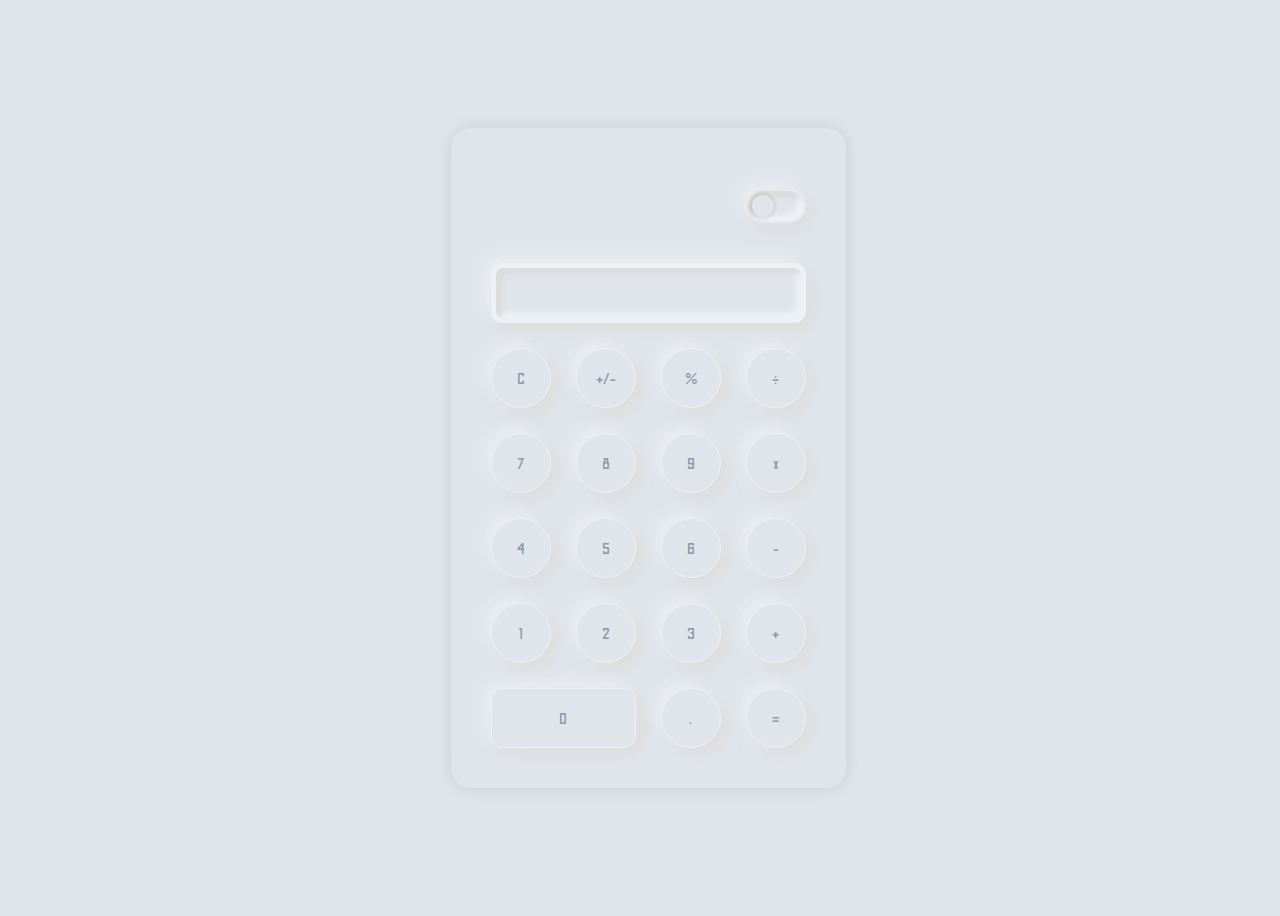
<file: Task1-Calculator/index.html>
<!DOCTYPE html>
<html lang="en" >
<head>
  <meta charset="UTF-8">
  <title>Calculator Light/Dark Themed - 2023</title>
  <link rel="stylesheet" href="./style.css">

</head>
<body>
<!-- partial:index.partial.html -->
<div class='calculator' id='calc'>
  <div class='toggle'>
    <div class='theme-switch-wrapper'>
      <label class='theme-switch' for='checkbox'>
        <input id='checkbox' type='checkbox'>
        <div class='slider round'></div>
      </label>
    </div>
  </div>
  <div class='display'></div>
  <span class='c neumorphic'>C</span>
  <span class='signed neumorphic'>+/-</span>
  <span class='percent neumorphic'>%</span>
  <span class='divide neumorphic'>÷</span>
  <span class='seven neumorphic'>7</span>
  <span class='eight neumorphic'>8</span>
  <span class='nine neumorphic'>9</span>
  <span class='times neumorphic'>x</span>
  <span class='four neumorphic'>4</span>
  <span class='five neumorphic'>5</span>
  <span class='six neumorphic'>6</span>
  <span class='minus neumorphic'>-</span>
  <span class='one neumorphic'>1</span>
  <span class='two neumorphic'>2</span>
  <span class='three neumorphic'>3</span>
  <span class='plus neumorphic'>+</span>
  <span class='zero neumorphic'>0</span>
  <span class='decimal neumorphic'>.</span>
  <span class='equals neumorphic'>=</span>
</div>
<!-- partial -->
  <script  src="./script.js"></script>

</body>
</html>
</file>
<file: Task1-Calculator/style.css>
@import url("https://fonts.googleapis.com/css?family=Odibee+Sans&display=swap");
:root {
  --body-bg-color: #e0e5ec;
  --bg-color: #e0e5ec;
  --primary-font-color: rgba(144,152,168,1);
  --secondary-font-color: rgba(51,64,89,1);
  --soft-high-light: rgba(255,255,255,.43);
  --dark-high-light: rgba(217,210,200,.51);
}

[data-theme=dark] {
  --bg-color: #131419;
  --primary-font-color: #c7c7c7;
  --secondary-font-color: #03a9f4;
  --soft-high-light: rgba(255,255,255,.05);
  --dark-high-light: rgba(0,0,0,.51);
}

* {
  box-sizing: border-box;
}

body {
  background: var(--body-bg-color);
  color: var(--primary-font-color);
}

.calculator {
  background: var(--bg-color);
  color: var(--primary-font-color);
}

.display {
  box-shadow: 6px 6px 16px 0 var(--dark-high-light), -6px -6px 16px 0 var(--soft-high-light), inset 6px 6px 5px 0 var(--dark-high-light), inset -6px -6px 5px 0 var(--soft-high-light);
  border: 5px solid var(--soft-high-light);
  color: var(--secondary-font-color);
}

.neumorphic {
  box-shadow: 6px 6px 16px 0 var(--dark-high-light), -6px -6px 16px 0 var(--soft-high-light);
  border-radius: 50%;
  transition: 0.1s all ease-in-out;
  border: 1px solid var(--soft-high-light);
}

.neumorphic:hover {
  box-shadow: inset 6px 6px 5px 0 var(--dark-high-light), inset -6px -6px 5px 0 var(--soft-high-light);
  color: var(--secondary-font-color);
}

/*
  GRID LAYOUT & NON NEUMORPHIC 
*/
body {
  display: grid;
  width: 100vw;
  height: 100vh;
  align-items: center;
  justify-items: center;
  font-family: "Odibee Sans";
  font-size: 16px;
}

.display {
  border-radius: 12px;
  transition: 0.1s all ease-in-out;
  height: 60px;
  line-height: 60px;
  text-align: right;
  padding-right: 20px;
  width: 100%;
  font-size: 32px;
  letter-spacing: 4px;
}

.calculator {
  box-shadow: 0 0 16px rgba(0, 0, 0, 0.1);
  display: grid;
  grid-template-columns: 1fr 1fr 1fr 1fr;
  grid-template-rows: 1fr 1fr 1fr 1fr 1fr 1fr 1fr;
  grid-template-areas: "toggle toggle toggle toggle" "display display display display" "c signed percent divide" "seven eight nine times" "four five six minus" "one two three plus" "zero zero decimal equals";
  align-items: center;
  justify-items: center;
  grid-row-gap: 25px;
  grid-column-gap: 25px;
  border-radius: 20px;
  padding: 50px 40px 40px 40px;
}

.c, .signed, .percent, .divide, .seven, .eight, .nine, .times, .four, .five, .six, .minus, .one, .two, .three, .plus, .zero, .decimal, .equals {
  text-align: center;
  height: 60px;
  width: 60px;
  line-height: 60px;
}

.zero {
  width: 100%;
  border-radius: 12px;
}

.toggle {
  grid-area: toggle;
}

.display {
  grid-area: display;
}

.c {
  grid-area: c;
}

.signed {
  grid-area: signed;
}

.percent {
  grid-area: percent;
}

.divide {
  grid-area: divide;
}

.seven {
  grid-area: seven;
}

.eight {
  grid-area: eight;
}

.nine {
  grid-area: nine;
}

.times {
  grid-area: times;
}

.four {
  grid-area: four;
}

.five {
  grid-area: five;
}

.six {
  grid-area: six;
}

.minus {
  grid-area: minus;
}

.one {
  grid-area: one;
}

.two {
  grid-area: two;
}

.three {
  grid-area: three;
}

.plus {
  grid-area: plus;
}

.zero {
  grid-area: zero;
}

.decimal {
  grid-area: decimal;
}

.equals {
  grid-area: equals;
}

.toggle {
  width: 100%;
}

.theme-switch-wrapper {
  display: block;
  float: right;
  align-items: center;
}

.theme-switch {
  display: inline-block;
  height: 34px;
  position: relative;
  width: 60px;
}

.theme-switch input {
  display: none;
}

.slider {
  box-shadow: 6px 6px 16px 0 var(--dark-high-light), -6px -6px 16px 0 var(--soft-high-light), inset 6px 6px 5px 0 var(--dark-high-light), inset -6px -6px 5px 0 var(--soft-high-light);
  background-color: inherit;
  bottom: 0;
  cursor: pointer;
  left: 0;
  position: absolute;
  right: 0;
  top: 0;
  transition: 0.4s;
  border: 2px solid rgba(255, 255, 255, 0.2);
}

.slider:before {
  background-color: var(--bg-color);
  box-shadow: 0px 0px 5px rgba(0, 0, 0, 0.2);
  bottom: 4px;
  content: "";
  height: 22px;
  left: 4px;
  position: absolute;
  transition: 0.4s;
  width: 22px;
}

input:checked + .slider {
  background-color: var(--bg-color);
  box-shadow: 6px 6px 16px 0 var(--dark-high-light), -6px -6px 16px 0 var(--soft-high-light), inset 6px 6px 5px 0 var(--dark-high-light), inset -6px -6px 5px 0 var(--soft-high-light);
}

input:checked + .slider:before {
  background-color: var(--secondary-font-color);
}

input:checked + .slider:before {
  transform: translateX(26px);
}

.slider.round {
  border-radius: 34px;
}

.slider.round:before {
  border-radius: 50%;
}
</file>
